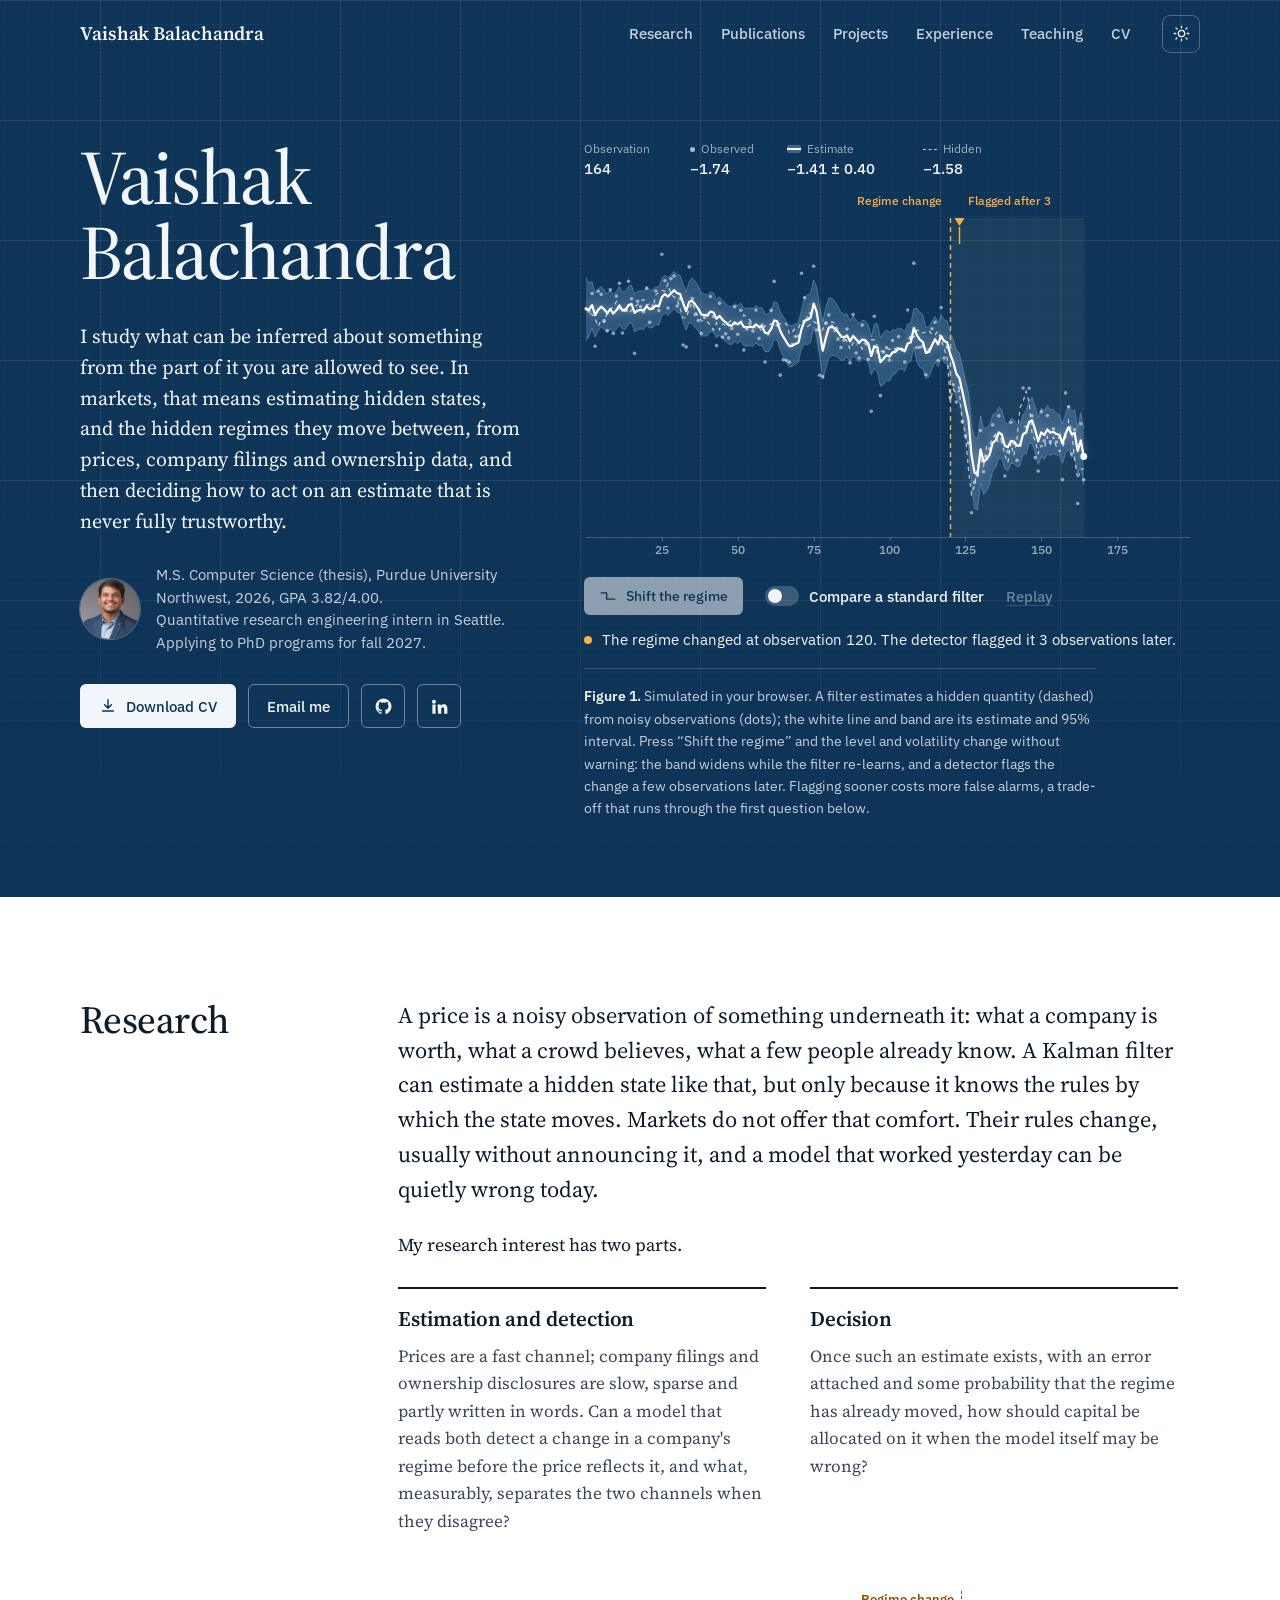
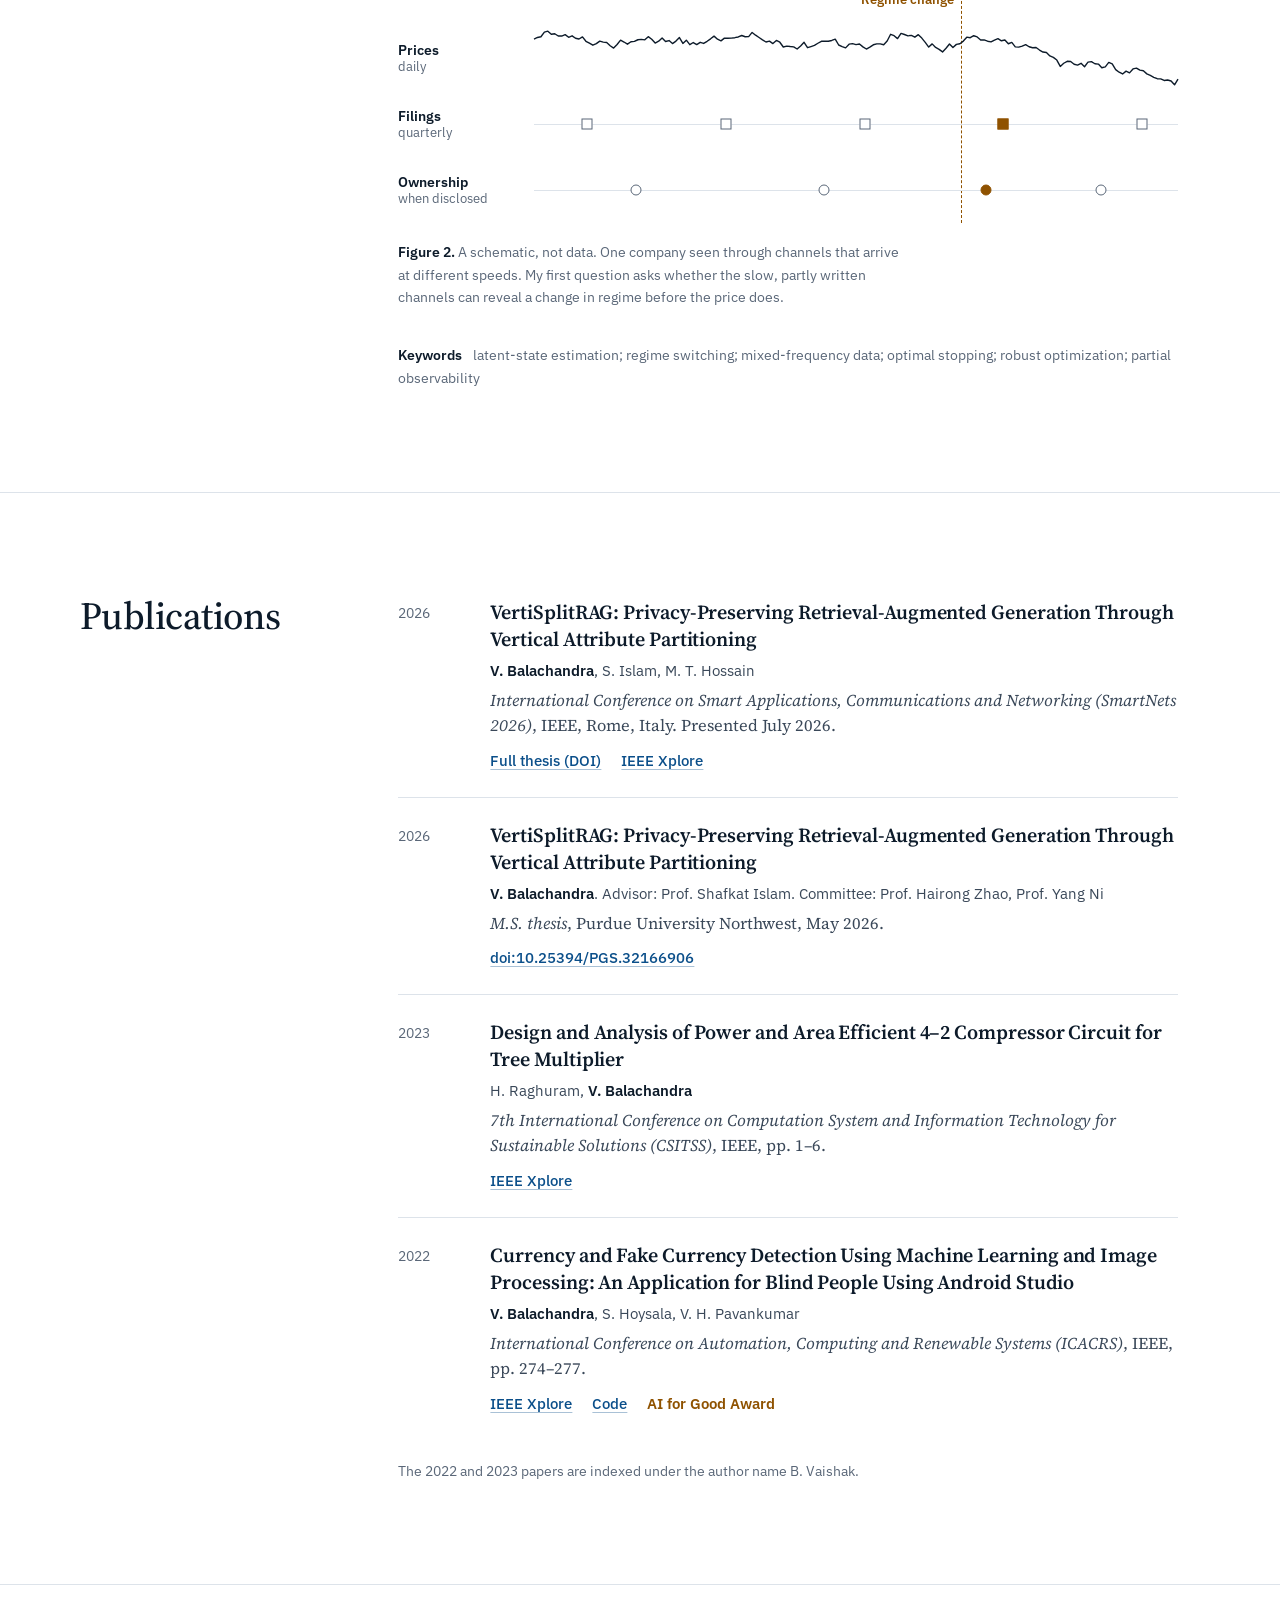
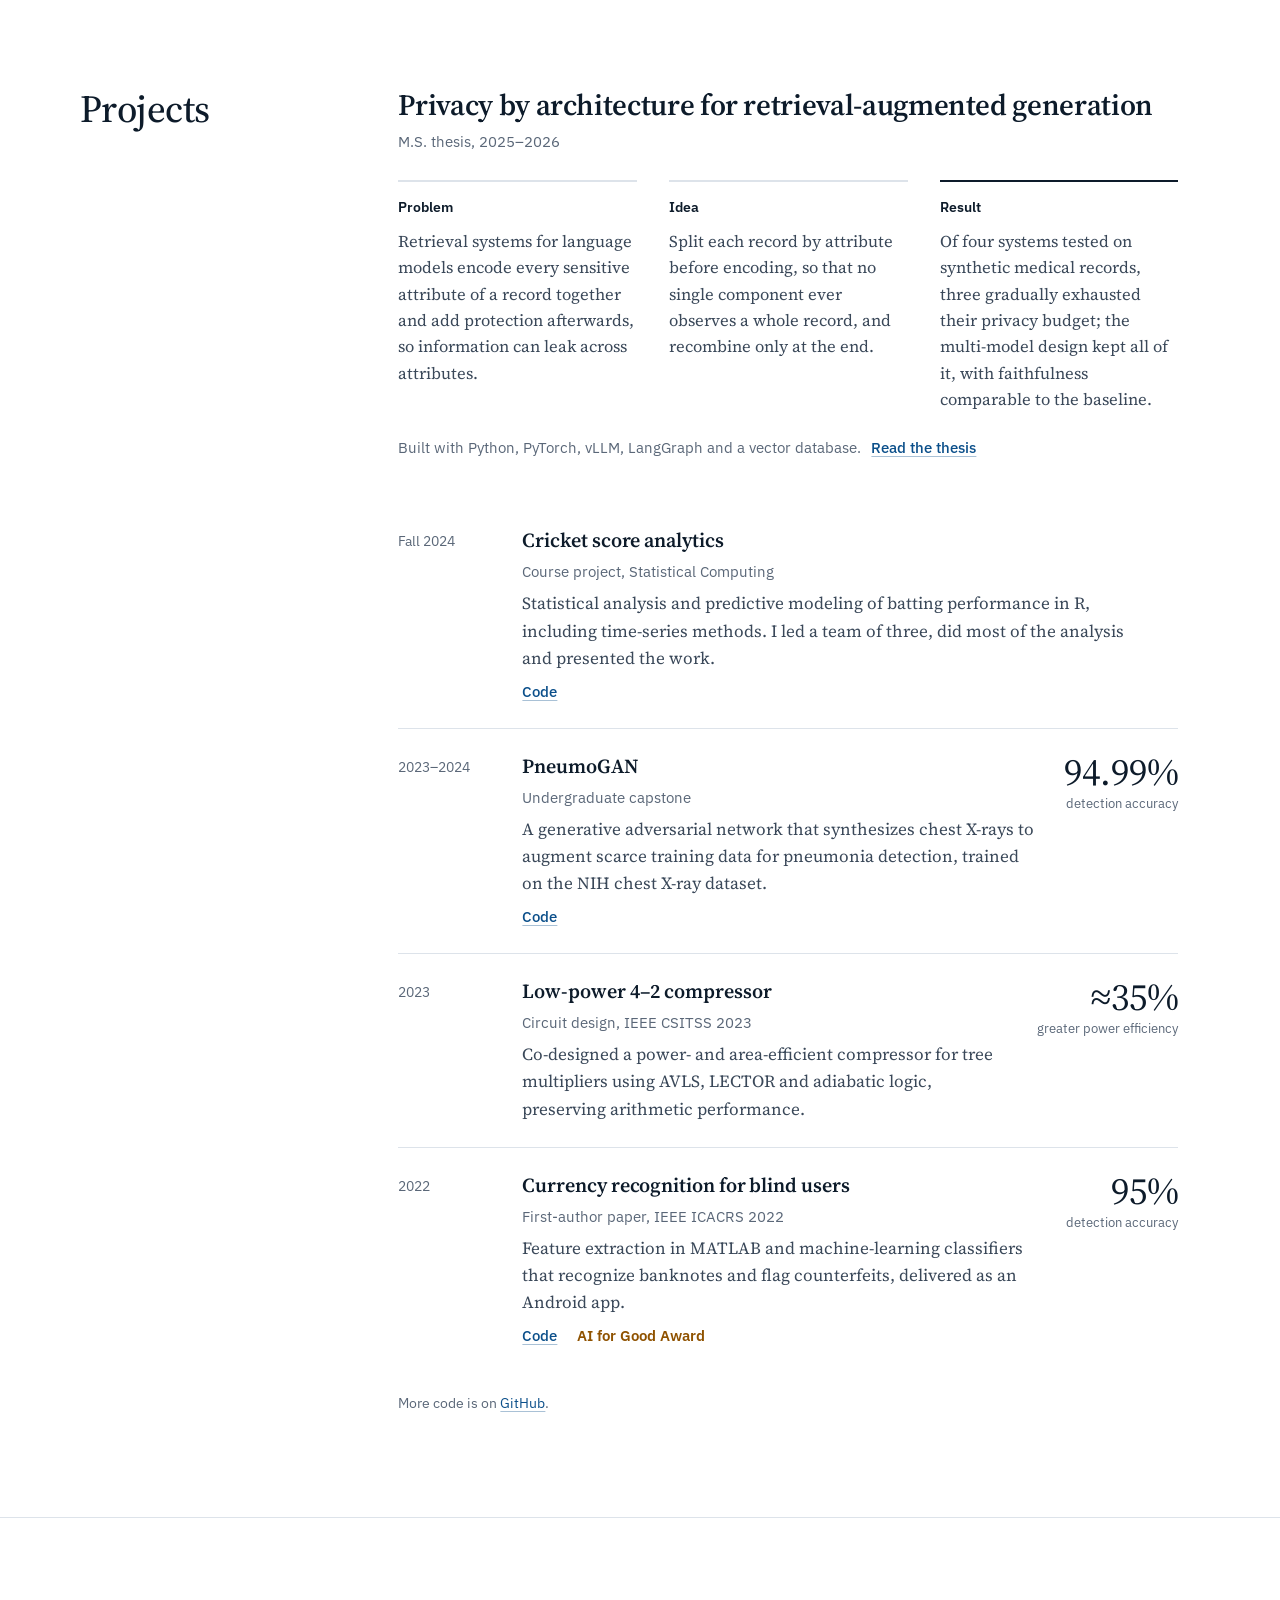
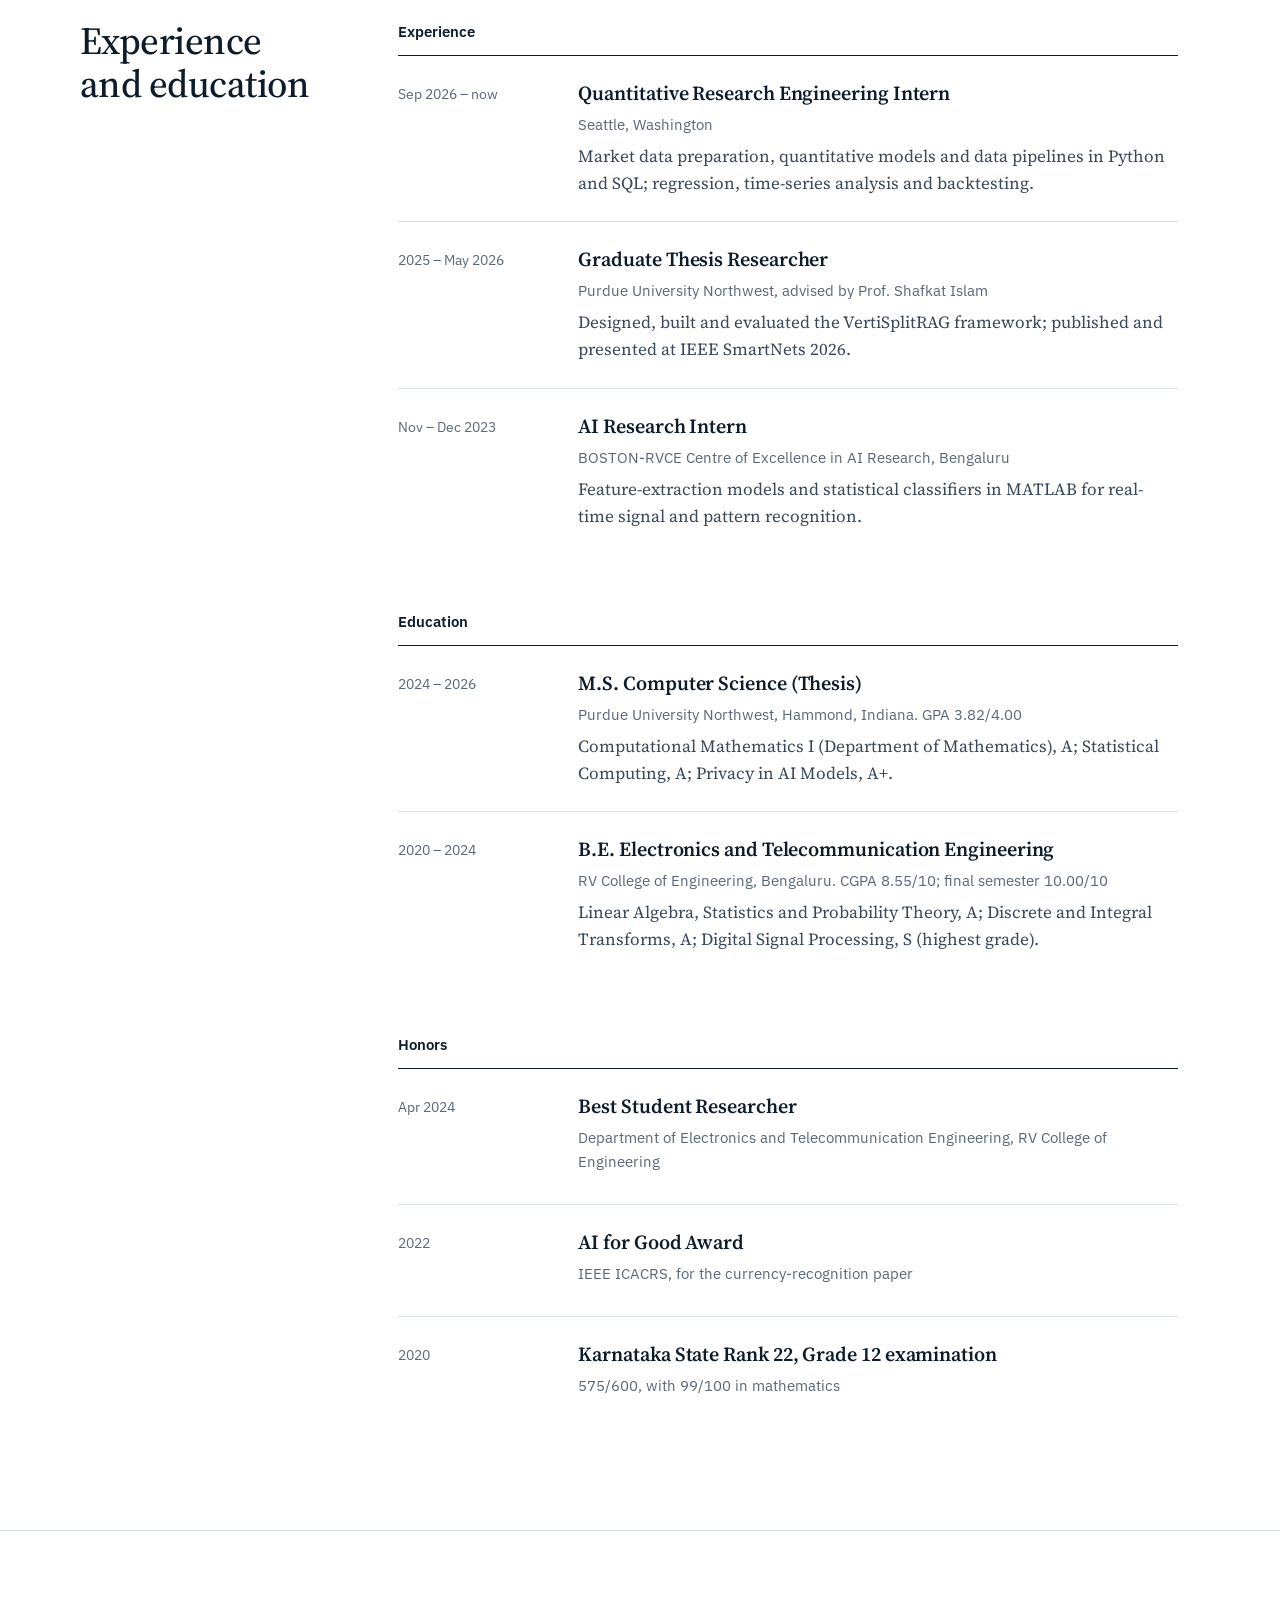
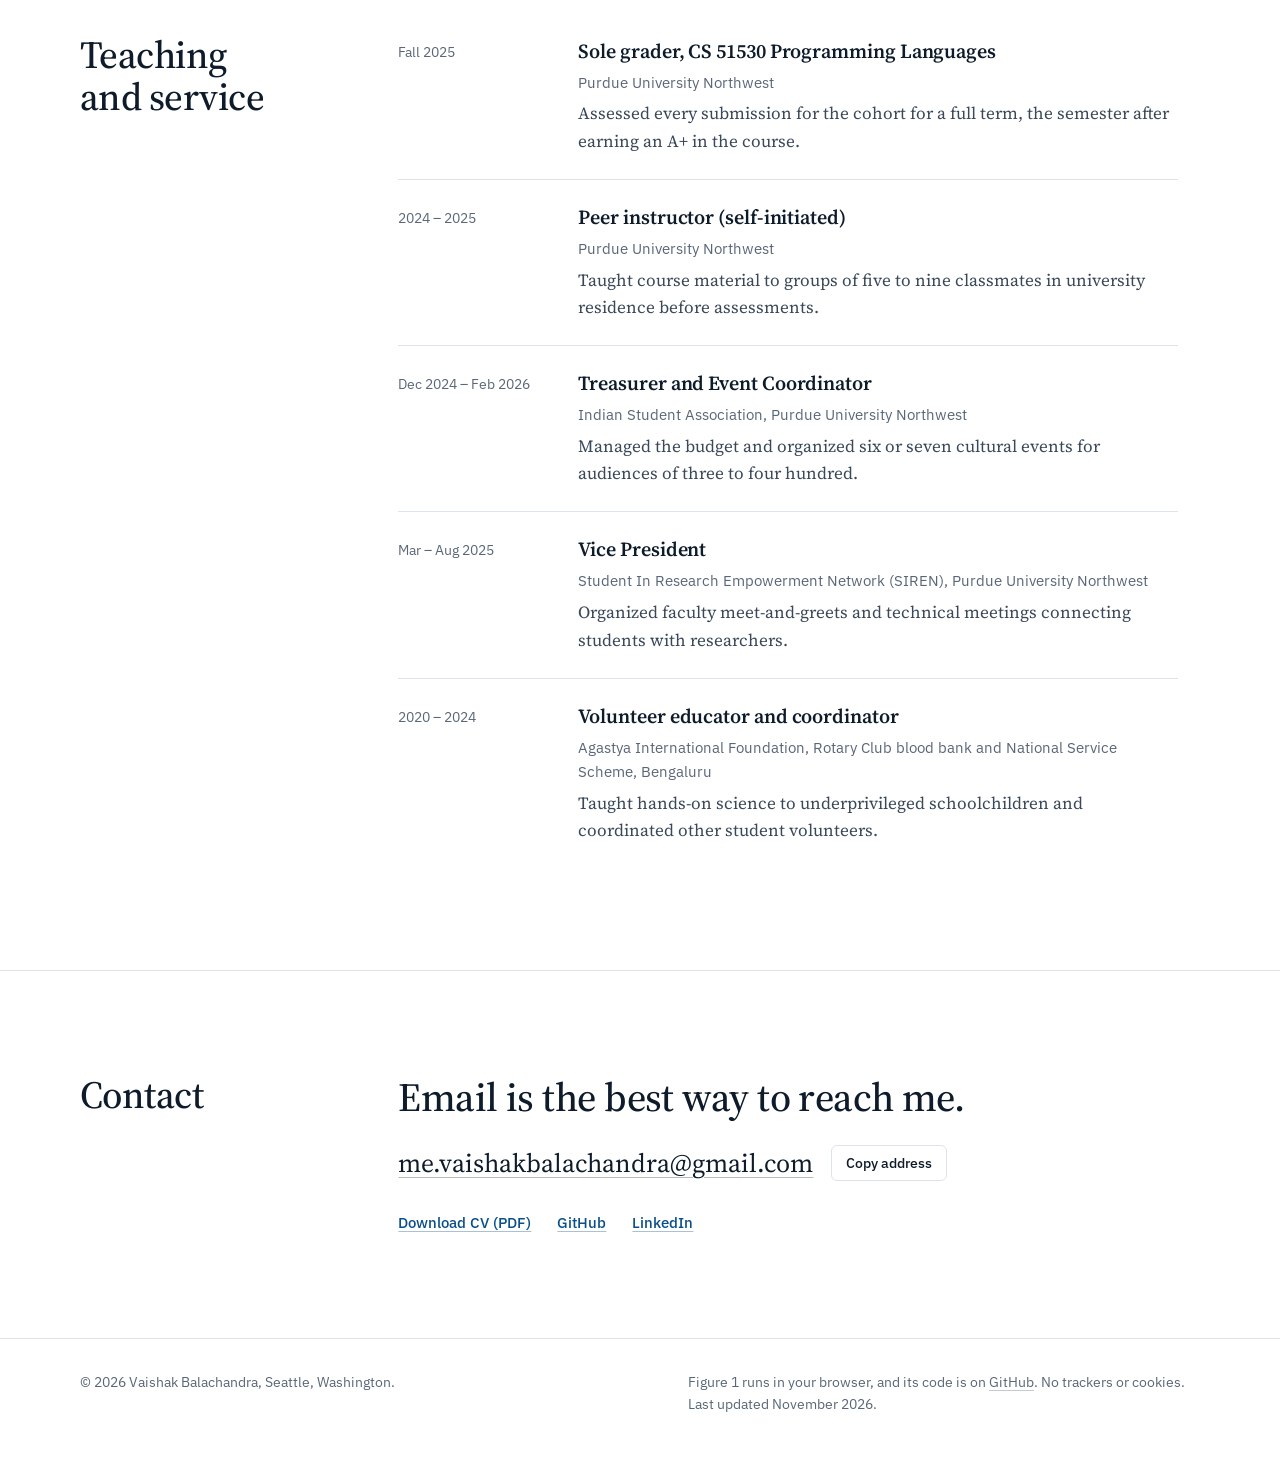
<file: index.html>
<!doctype html>
<html lang="en">
<head>
<meta charset="utf-8">
<meta name="viewport" content="width=device-width, initial-scale=1">
<title>Vaishak Balachandra</title>
<meta name="description" content="Vaishak Balachandra studies how to estimate hidden states and hidden regimes from noisy financial data, and how to act on estimates that are never fully trustworthy. M.S. Computer Science (thesis), Purdue University Northwest; IEEE SmartNets 2026.">
<meta name="author" content="Vaishak Balachandra">
<link rel="canonical" href="https://vaishakbalachandra.github.io/">
<meta name="theme-color" content="#0e3557">

<meta property="og:type" content="profile">
<meta property="og:site_name" content="Vaishak Balachandra">
<meta property="og:title" content="Vaishak Balachandra">
<meta property="og:description" content="Estimating hidden states and hidden regimes from noisy financial data, and deciding how to act on estimates that are never fully trustworthy.">
<meta property="og:url" content="https://vaishakbalachandra.github.io/">
<meta property="og:image" content="https://vaishakbalachandra.github.io/img/og-card.png">
<meta property="og:image:width" content="1200">
<meta property="og:image:height" content="630">
<meta property="og:image:alt" content="Vaishak Balachandra, with a chart of a filter tracking a hidden quantity through a regime change">
<meta property="profile:first_name" content="Vaishak">
<meta property="profile:last_name" content="Balachandra">
<meta name="twitter:card" content="summary_large_image">

<link rel="icon" href="assets/favicon.svg" type="image/svg+xml">
<link rel="apple-touch-icon" href="img/apple-touch-icon.png">
<link rel="preload" href="fonts/source-serif-4-latin-opsz-normal.woff2" as="font" type="font/woff2" crossorigin>
<link rel="preload" href="fonts/ibm-plex-sans-latin-400-normal.woff2" as="font" type="font/woff2" crossorigin>
<link rel="stylesheet" href="css/site.css?v=2">
<script>
  // Apply a saved theme before the first paint, so the page does not flash.
  (function () {
    try {
      var t = localStorage.getItem("theme");
      if (t === "light" || t === "dark") document.documentElement.setAttribute("data-theme", t);
    } catch (e) {}
  })();
</script>
<script type="application/ld+json">
{
  "@context": "https://schema.org",
  "@type": "Person",
  "name": "Vaishak Balachandra",
  "url": "https://vaishakbalachandra.github.io/",
  "image": "https://vaishakbalachandra.github.io/img/vaishak.jpg",
  "jobTitle": "Quantitative Research Engineering Intern",
  "address": { "@type": "PostalAddress", "addressLocality": "Seattle", "addressRegion": "WA", "addressCountry": "US" },
  "alumniOf": [
    { "@type": "CollegeOrUniversity", "name": "Purdue University Northwest" },
    { "@type": "CollegeOrUniversity", "name": "RV College of Engineering" }
  ],
  "knowsAbout": ["State-space models", "Kalman filtering", "Regime switching", "Change detection", "Time series", "Robust optimization", "Quantitative finance", "Privacy-preserving machine learning"],
  "sameAs": [
    "https://github.com/vaishakbalachandra",
    "https://www.linkedin.com/in/vaishakbalachandra/"
  ]
}
</script>
</head>
<body>
<a class="skip" href="#main">Skip to content</a>

<header class="masthead">
  <nav class="wrap nav" aria-label="Main">
    <a class="brand" href="#top">Vaishak Balachandra</a>
    <ul class="nav-links" id="nav-links">
      <li><a href="#research">Research</a></li>
      <li><a href="#publications">Publications</a></li>
      <li><a href="#projects">Projects</a></li>
      <li><a href="#experience">Experience</a></li>
      <li><a href="#teaching">Teaching</a></li>
      <li><a href="cv/Vaishak_Balachandra_CV.pdf">CV</a></li>
    </ul>
    <div class="nav-actions">
      <button class="icon-btn theme-toggle" type="button" aria-label="Switch between light and dark theme">
        <svg class="sun" viewBox="0 0 24 24" fill="none" stroke="currentColor" stroke-width="1.6" stroke-linecap="round" aria-hidden="true"><circle cx="12" cy="12" r="4"/><path d="M12 2.8v2M12 19.2v2M4.9 4.9l1.4 1.4M17.7 17.7l1.4 1.4M2.8 12h2M19.2 12h2M4.9 19.1l1.4-1.4M17.7 6.3l1.4-1.4"/></svg>
        <svg class="moon" viewBox="0 0 24 24" fill="none" stroke="currentColor" stroke-width="1.6" stroke-linecap="round" stroke-linejoin="round" aria-hidden="true"><path d="M20.2 14.4A8.2 8.2 0 0 1 9.6 3.8a8.2 8.2 0 1 0 10.6 10.6z"/></svg>
      </button>
      <button class="icon-btn menu-btn" type="button" aria-label="Open menu" aria-controls="nav-links" aria-expanded="false">
        <svg class="bars" viewBox="0 0 24 24" fill="none" stroke="currentColor" stroke-width="1.6" stroke-linecap="round" aria-hidden="true"><path d="M4 8h16M4 16h16"/></svg>
        <svg class="close" viewBox="0 0 24 24" fill="none" stroke="currentColor" stroke-width="1.6" stroke-linecap="round" aria-hidden="true"><path d="M6 6l12 12M18 6L6 18"/></svg>
      </button>
    </div>
  </nav>
</header>

<main id="main">
  <section class="hero" id="top">
    <div class="wrap hero-grid">
      <h1 class="hero-name">Vaishak Balachandra</h1>

      <div class="hero-text">
        <p class="lede">I study what can be inferred about something from the part of it you are allowed to see. In markets, that means estimating hidden states, and the hidden regimes they move between, from prices, company filings and ownership data, and then deciding how to act on an estimate that is never fully trustworthy.</p>
        <div class="byline">
          <picture>
            <source srcset="img/vaishak.webp" type="image/webp">
            <img class="portrait" src="img/vaishak.jpg" alt="Vaishak Balachandra" width="640" height="799">
          </picture>
          <p>M.S. Computer Science (thesis), Purdue University Northwest, 2026, GPA&nbsp;3.82/4.00.<br>
          Quantitative research engineering intern in Seattle. Applying to PhD programs for fall&nbsp;2027.</p>
        </div>
        <div class="hero-actions">
          <a class="btn btn-solid" href="cv/Vaishak_Balachandra_CV.pdf">
            <svg viewBox="0 0 20 20" fill="none" stroke="currentColor" stroke-width="1.6" stroke-linecap="round" stroke-linejoin="round" aria-hidden="true"><path d="M10 3v9.5m0 0L6.2 8.7M10 12.5l3.8-3.8M4 15.5h12"/></svg>
            Download CV
          </a>
          <a class="btn btn-line" href="#contact" data-user="me.vaishakbalachandra" data-domain="gmail.com">Email me</a>
          <a class="btn btn-line btn-icon" href="https://github.com/vaishakbalachandra" rel="me" aria-label="GitHub" title="GitHub">
            <svg viewBox="0 0 24 24" fill="currentColor" aria-hidden="true"><path d="M12 2a10 10 0 0 0-3.16 19.49c.5.09.68-.22.68-.48v-1.7c-2.78.6-3.37-1.34-3.37-1.34-.46-1.16-1.11-1.47-1.11-1.47-.91-.62.07-.6.07-.6 1 .07 1.53 1.03 1.53 1.03.9 1.52 2.34 1.08 2.91.83.09-.65.35-1.08.63-1.33-2.22-.25-4.55-1.11-4.55-4.94 0-1.09.39-1.98 1.03-2.68-.1-.25-.45-1.27.1-2.65 0 0 .84-.27 2.75 1.02a9.56 9.56 0 0 1 5 0c1.91-1.29 2.75-1.02 2.75-1.02.55 1.38.2 2.4.1 2.65.64.7 1.03 1.59 1.03 2.68 0 3.84-2.34 4.68-4.57 4.93.36.31.68.92.68 1.86v2.75c0 .27.18.58.69.48A10 10 0 0 0 12 2z"/></svg>
          </a>
          <a class="btn btn-line btn-icon" href="https://www.linkedin.com/in/vaishakbalachandra/" rel="me" aria-label="LinkedIn" title="LinkedIn">
            <svg viewBox="0 0 24 24" fill="currentColor" aria-hidden="true"><path d="M4.98 3.5a2.5 2.5 0 1 1 0 5 2.5 2.5 0 0 1 0-5zM3 9.5h4V21H3zM9.5 9.5h3.8v1.6h.06c.53-1 1.83-2.06 3.77-2.06 4.03 0 4.77 2.65 4.77 6.1V21h-4v-5.2c0-1.24-.02-2.84-1.73-2.84-1.74 0-2 1.35-2 2.75V21h-4z"/></svg>
          </a>
        </div>
      </div>

      <figure class="instrument" data-kf aria-labelledby="fig1-cap">
        <dl class="readout" aria-hidden="true">
          <div><dt>Observation</dt><dd data-k="t">199</dd></div>
          <div><dt><i class="key key-obs"></i>Observed</dt><dd data-k="y">&nbsp;</dd></div>
          <div class="wide"><dt><i class="key key-est"></i>Estimate</dt><dd data-k="m">&nbsp;</dd></div>
          <div><dt><i class="key key-truth"></i>Hidden</dt><dd data-k="x">&nbsp;</dd></div>
          <div class="std off" data-std><dt><i class="key key-std"></i>Standard</dt><dd data-k="s">&nbsp;</dd></div>
        </dl>
        <div class="plot">
          <canvas role="img" aria-label="Simulated chart. Noisy observations of a hidden quantity, the hidden quantity as a dashed line, and a filter's estimate with its 95 percent band. The level drops and becomes more volatile at observation 120; the band widens while the filter re-learns, and a detector flags the change a few observations later."></canvas>
        </div>
        <div class="controls">
          <button class="btn btn-solid btn-sm" type="button" data-action="shift">
            <svg viewBox="0 0 20 20" fill="none" stroke="currentColor" stroke-width="1.6" stroke-linecap="round" stroke-linejoin="round" aria-hidden="true"><path d="M2.5 6.5h6v7h9"/></svg>
            Shift the regime
          </button>
          <button class="switch" type="button" data-action="compare" aria-pressed="false">
            <span class="switch-track" aria-hidden="true"><span class="switch-thumb"></span></span>
            Compare a standard filter
          </button>
          <button class="text-btn" type="button" data-action="reset">Replay</button>
        </div>
        <p class="status" data-status role="status"></p>
        <figcaption id="fig1-cap"><b>Figure 1.</b> Simulated in your browser. A filter estimates a hidden quantity (dashed) from noisy observations (dots); the white line and band are its estimate and 95% interval. Press “Shift the regime” and the level and volatility change without warning: the band widens while the filter re-learns, and a detector flags the change a few observations later. Flagging sooner costs more false alarms, a trade-off that runs through the first question below.</figcaption>
      </figure>
    </div>
  </section>

  <section class="section" id="research" aria-labelledby="h-research">
    <div class="wrap grid">
      <h2 class="section-title" id="h-research">Research</h2>
      <div class="section-body">
        <p class="lead">A price is a noisy observation of something underneath it: what a company is worth, what a crowd believes, what a few people already know. A Kalman filter can estimate a hidden state like that, but only because it knows the rules by which the state moves. Markets do not offer that comfort. Their rules change, usually without announcing it, and a model that worked yesterday can be quietly wrong today.</p>
        <p>My research interest has two parts.</p>
        <div class="questions">
          <div class="question">
            <h3>Estimation and detection</h3>
            <p>Prices are a fast channel; company filings and ownership disclosures are slow, sparse and partly written in words. Can a model that reads both detect a change in a company's regime before the price reflects it, and what, measurably, separates the two channels when they disagree?</p>
          </div>
          <div class="question">
            <h3>Decision</h3>
            <p>Once such an estimate exists, with an error attached and some probability that the regime has already moved, how should capital be allocated on it when the model itself may be wrong?</p>
          </div>
        </div>

        <figure class="diagram" aria-labelledby="fig2-cap">
          <div class="channels" role="img" aria-label="Schematic with three rows over time: prices every trading day, filings every quarter, ownership disclosures at irregular times. A dashed line marks a change in the company's regime. The first filing and the first ownership disclosure after it are highlighted, and the price line only starts to fall some time later.">
            <span class="ch-change" style="--x:0.663" aria-hidden="true"><span>Regime change</span></span>
            <p class="ch-name">Prices<span>daily</span></p>
            <div class="ch-track">
              <svg viewBox="0 0 558 64" preserveAspectRatio="none" aria-hidden="true" focusable="false"><polyline points="0,13.6 3,12.1 6,11.4 9,6.9 12,6.0 15,9.0 18,8.5 21,10.7 24,10.7 27,9.3 30,11.9 33,10.5 36,12.9 39,13.6 42,11.5 45,15.8 48,17.6 51,19.6 54,18.1 57,15.6 60,16.6 63,17.0 66,20.1 69,22.4 72,18.9 75,14.7 78,16.5 81,18.6 84,16.2 87,15.9 90,14.3 93,13.9 96,14.4 99,11.3 102,13.8 105,17.5 108,15.7 111,12.5 114,16.0 117,15.1 120,18.0 123,15.6 126,12.2 129,17.9 132,14.7 135,19.1 138,17.0 141,19.0 144,16.8 147,17.9 150,15.8 153,13.4 156,10.8 159,13.8 162,15.4 165,12.7 168,12.9 171,12.7 174,12.3 177,11.6 180,10.2 183,11.4 186,11.3 189,7.2 192,9.9 195,12.1 198,14.4 201,16.5 204,15.7 207,18.0 210,15.0 213,16.7 216,21.3 219,20.5 222,20.9 225,21.2 228,23.3 231,20.4 234,16.8 237,22.0 240,20.9 243,19.8 246,17.7 249,15.8 252,15.7 255,15.8 258,15.0 261,13.7 264,19.4 267,21.0 270,22.2 273,18.6 276,18.1 279,19.0 282,18.4 285,21.2 288,23.3 291,21.5 294,19.2 297,18.3 300,18.3 303,19.1 306,15.5 309,9.0 312,10.4 315,13.2 318,8.1 321,9.2 324,10.5 327,10.1 330,11.8 333,9.4 336,12.7 339,16.8 342,21.4 345,18.3 348,21.8 351,23.6 354,26.1 357,22.5 360,18.4 363,21.9 366,18.8 369,18.2 372,15.6 375,11.8 378,12.3 381,10.4 384,11.6 387,14.5 390,14.5 393,15.7 396,16.4 399,14.6 402,13.3 405,15.3 408,14.5 411,18.2 414,16.9 417,21.2 420,21.5 423,20.5 426,19.0 429,21.1 432,22.1 435,21.8 438,24.3 441,26.2 444,26.7 447,30.0 450,31.4 453,34.0 456,40.2 459,37.1 462,35.2 465,35.4 468,38.1 471,38.9 474,37.1 477,40.5 480,36.0 483,35.5 486,37.6 489,37.9 492,41.5 495,40.6 498,36.3 501,37.8 504,43.3 507,45.8 510,47.5 513,44.7 516,46.4 519,42.6 522,41.8 525,43.8 528,44.4 531,47.4 534,48.9 537,50.7 540,52.1 543,52.2 546,53.8 549,53.3 552,54.3 555,58.0 558,52.4"/></svg>
            </div>
            <p class="ch-name">Filings<span>quarterly</span></p>
            <div class="ch-track ch-axis">
              <i class="mk sq" style="--x:0.082"></i><i class="mk sq" style="--x:0.297"></i><i class="mk sq" style="--x:0.513"></i><i class="mk sq hot" style="--x:0.728"></i><i class="mk sq" style="--x:0.943"></i>
            </div>
            <p class="ch-name">Ownership<span>when disclosed</span></p>
            <div class="ch-track ch-axis">
              <i class="mk dot" style="--x:0.158"></i><i class="mk dot" style="--x:0.45"></i><i class="mk dot hot" style="--x:0.701"></i><i class="mk dot" style="--x:0.88"></i>
            </div>
          </div>
          <figcaption id="fig2-cap"><b>Figure 2.</b> A schematic, not data. One company seen through channels that arrive at different speeds. My first question asks whether the slow, partly written channels can reveal a change in regime before the price does.</figcaption>
        </figure>

        <p class="keywords"><b>Keywords</b> latent-state estimation; regime switching; mixed-frequency data; optimal stopping; robust optimization; partial observability</p>
      </div>
    </div>
  </section>

  <section class="section" id="publications" aria-labelledby="h-pubs">
    <div class="wrap grid">
      <h2 class="section-title" id="h-pubs">Publications</h2>
      <div class="section-body">
        <ol class="entries pubs">
          <li class="entry">
            <p class="entry-when">2026</p>
            <div>
              <h3 class="entry-title">VertiSplitRAG: Privacy-Preserving Retrieval-Augmented Generation Through Vertical Attribute Partitioning</h3>
              <p class="entry-authors"><b>V. Balachandra</b>, S. Islam, M. T. Hossain</p>
              <p class="entry-venue"><i>International Conference on Smart Applications, Communications and Networking (SmartNets 2026)</i>, IEEE, Rome, Italy. Presented July 2026.</p>
              <p class="entry-links"><a href="https://doi.org/10.25394/PGS.32166906">Full thesis (DOI)</a><a href="https://ieeexplore.ieee.org/search/searchresult.jsp?queryText=VertiSplitRAG">IEEE Xplore</a></p>
            </div>
          </li>
          <li class="entry">
            <p class="entry-when">2026</p>
            <div>
              <h3 class="entry-title">VertiSplitRAG: Privacy-Preserving Retrieval-Augmented Generation Through Vertical Attribute Partitioning</h3>
              <p class="entry-authors"><b>V. Balachandra</b>. Advisor: Prof. Shafkat Islam. Committee: Prof. Hairong Zhao, Prof. Yang Ni</p>
              <p class="entry-venue"><i>M.S. thesis</i>, Purdue University Northwest, May 2026.</p>
              <p class="entry-links"><a href="https://doi.org/10.25394/PGS.32166906">doi:10.25394/PGS.32166906</a></p>
            </div>
          </li>
          <li class="entry">
            <p class="entry-when">2023</p>
            <div>
              <h3 class="entry-title">Design and Analysis of Power and Area Efficient 4–2 Compressor Circuit for Tree Multiplier</h3>
              <p class="entry-authors">H. Raghuram, <b>V. Balachandra</b></p>
              <p class="entry-venue"><i>7th International Conference on Computation System and Information Technology for Sustainable Solutions (CSITSS)</i>, IEEE, pp. 1–6.</p>
              <p class="entry-links"><a href="https://ieeexplore.ieee.org/search/searchresult.jsp?queryText=Power%20and%20Area%20Efficient%204-2%20Compressor%20Circuit%20for%20Tree%20Multiplier">IEEE Xplore</a></p>
            </div>
          </li>
          <li class="entry">
            <p class="entry-when">2022</p>
            <div>
              <h3 class="entry-title">Currency and Fake Currency Detection Using Machine Learning and Image Processing: An Application for Blind People Using Android Studio</h3>
              <p class="entry-authors"><b>V. Balachandra</b>, S. Hoysala, V. H. Pavankumar</p>
              <p class="entry-venue"><i>International Conference on Automation, Computing and Renewable Systems (ICACRS)</i>, IEEE, pp. 274–277.</p>
              <p class="entry-links"><a href="https://ieeexplore.ieee.org/search/searchresult.jsp?queryText=Currency%20and%20Fake%20Currency%20Detection%20Blind%20People%20Android%20Studio">IEEE Xplore</a><a href="https://github.com/vaishakbalachandra/Currency-and-Fake-Currency-Detection">Code</a><span class="award">AI for Good Award</span></p>
            </div>
          </li>
        </ol>
        <p class="note">The 2022 and 2023 papers are indexed under the author name B. Vaishak.</p>
      </div>
    </div>
  </section>

  <section class="section" id="projects" aria-labelledby="h-projects">
    <div class="wrap grid">
      <h2 class="section-title" id="h-projects">Projects</h2>
      <div class="section-body">
        <article class="feature">
          <h3 class="feature-title">Privacy by architecture for retrieval-augmented generation</h3>
          <p class="feature-meta">M.S. thesis, 2025–2026</p>
          <div class="pir">
            <div><h4>Problem</h4><p>Retrieval systems for language models encode every sensitive attribute of a record together and add protection afterwards, so information can leak across attributes.</p></div>
            <div><h4>Idea</h4><p>Split each record by attribute before encoding, so that no single component ever observes a whole record, and recombine only at the end.</p></div>
            <div><h4>Result</h4><p>Of four systems tested on synthetic medical records, three gradually exhausted their privacy budget; the multi-model design kept all of it, with faithfulness comparable to the baseline.</p></div>
          </div>
          <p class="feature-foot">Built with Python, PyTorch, vLLM, LangGraph and a vector database. <a href="https://doi.org/10.25394/PGS.32166906">Read the thesis</a></p>
        </article>

        <ol class="entries projects">
          <li class="entry">
            <p class="entry-when">Fall 2024</p>
            <div>
              <h3 class="entry-title">Cricket score analytics</h3>
              <p class="entry-meta">Course project, Statistical Computing</p>
              <p class="entry-text">Statistical analysis and predictive modeling of batting performance in R, including time-series methods. I led a team of three, did most of the analysis and presented the work.</p>
              <p class="entry-links"><a href="https://github.com/vaishakbalachandra/Cricket-Analytics-Batting-Performance-Analysis-Prediction">Code</a></p>
            </div>
          </li>
          <li class="entry">
            <p class="entry-when">2023–2024</p>
            <div>
              <h3 class="entry-title">PneumoGAN</h3>
              <p class="entry-meta">Undergraduate capstone</p>
              <p class="entry-text">A generative adversarial network that synthesizes chest X-rays to augment scarce training data for pneumonia detection, trained on the NIH chest X-ray dataset.</p>
              <p class="entry-links"><a href="https://github.com/vaishakbalachandra/PneumoGAN">Code</a></p>
            </div>
            <p class="entry-figure"><strong>94.99%</strong> detection accuracy</p>
          </li>
          <li class="entry">
            <p class="entry-when">2023</p>
            <div>
              <h3 class="entry-title">Low-power 4–2 compressor</h3>
              <p class="entry-meta">Circuit design, IEEE CSITSS 2023</p>
              <p class="entry-text">Co-designed a power- and area-efficient compressor for tree multipliers using AVLS, LECTOR and adiabatic logic, preserving arithmetic performance.</p>
            </div>
            <p class="entry-figure"><strong>≈35%</strong> greater power efficiency</p>
          </li>
          <li class="entry">
            <p class="entry-when">2022</p>
            <div>
              <h3 class="entry-title">Currency recognition for blind users</h3>
              <p class="entry-meta">First-author paper, IEEE ICACRS 2022</p>
              <p class="entry-text">Feature extraction in MATLAB and machine-learning classifiers that recognize banknotes and flag counterfeits, delivered as an Android app.</p>
              <p class="entry-links"><a href="https://github.com/vaishakbalachandra/Currency-and-Fake-Currency-Detection">Code</a><span class="award">AI for Good Award</span></p>
            </div>
            <p class="entry-figure"><strong>95%</strong> detection accuracy</p>
          </li>
        </ol>
        <p class="note">More code is on <a href="https://github.com/vaishakbalachandra">GitHub</a>.</p>
      </div>
    </div>
  </section>

  <section class="section" id="experience" aria-labelledby="h-exp">
    <div class="wrap grid">
      <h2 class="section-title" id="h-exp">Experience and education</h2>
      <div class="section-body">
        <h3 class="group">Experience</h3>
        <ol class="entries">
          <li class="entry">
            <p class="entry-when">Sep 2026 – now</p>
            <div>
              <h4 class="entry-title">Quantitative Research Engineering Intern</h4>
              <p class="entry-meta">Seattle, Washington</p>
              <p class="entry-text">Market data preparation, quantitative models and data pipelines in Python and SQL; regression, time-series analysis and backtesting.</p>
            </div>
          </li>
          <li class="entry">
            <p class="entry-when">2025 – May 2026</p>
            <div>
              <h4 class="entry-title">Graduate Thesis Researcher</h4>
              <p class="entry-meta">Purdue University Northwest, advised by Prof. Shafkat Islam</p>
              <p class="entry-text">Designed, built and evaluated the VertiSplitRAG framework; published and presented at IEEE SmartNets 2026.</p>
            </div>
          </li>
          <li class="entry">
            <p class="entry-when">Nov – Dec 2023</p>
            <div>
              <h4 class="entry-title">AI Research Intern</h4>
              <p class="entry-meta">BOSTON-RVCE Centre of Excellence in AI Research, Bengaluru</p>
              <p class="entry-text">Feature-extraction models and statistical classifiers in MATLAB for real-time signal and pattern recognition.</p>
            </div>
          </li>
        </ol>

        <h3 class="group">Education</h3>
        <ol class="entries">
          <li class="entry">
            <p class="entry-when">2024 – 2026</p>
            <div>
              <h4 class="entry-title">M.S. Computer Science (Thesis)</h4>
              <p class="entry-meta">Purdue University Northwest, Hammond, Indiana. GPA 3.82/4.00</p>
              <p class="entry-text">Computational Mathematics I (Department of Mathematics), A; Statistical Computing, A; Privacy in AI Models, A+.</p>
            </div>
          </li>
          <li class="entry">
            <p class="entry-when">2020 – 2024</p>
            <div>
              <h4 class="entry-title">B.E. Electronics and Telecommunication Engineering</h4>
              <p class="entry-meta">RV College of Engineering, Bengaluru. CGPA 8.55/10; final semester 10.00/10</p>
              <p class="entry-text">Linear Algebra, Statistics and Probability Theory, A; Discrete and Integral Transforms, A; Digital Signal Processing, S (highest grade).</p>
            </div>
          </li>
        </ol>

        <h3 class="group">Honors</h3>
        <ol class="entries">
          <li class="entry">
            <p class="entry-when">Apr 2024</p>
            <div>
              <h4 class="entry-title">Best Student Researcher</h4>
              <p class="entry-meta">Department of Electronics and Telecommunication Engineering, RV College of Engineering</p>
            </div>
          </li>
          <li class="entry">
            <p class="entry-when">2022</p>
            <div>
              <h4 class="entry-title">AI for Good Award</h4>
              <p class="entry-meta">IEEE ICACRS, for the currency-recognition paper</p>
            </div>
          </li>
          <li class="entry">
            <p class="entry-when">2020</p>
            <div>
              <h4 class="entry-title">Karnataka State Rank 22, Grade 12 examination</h4>
              <p class="entry-meta">575/600, with 99/100 in mathematics</p>
            </div>
          </li>
        </ol>
      </div>
    </div>
  </section>

  <section class="section" id="teaching" aria-labelledby="h-teach">
    <div class="wrap grid">
      <h2 class="section-title" id="h-teach">Teaching and service</h2>
      <div class="section-body">
        <ol class="entries">
          <li class="entry">
            <p class="entry-when">Fall 2025</p>
            <div>
              <h3 class="entry-title">Sole grader, CS 51530 Programming Languages</h3>
              <p class="entry-meta">Purdue University Northwest</p>
              <p class="entry-text">Assessed every submission for the cohort for a full term, the semester after earning an A+ in the course.</p>
            </div>
          </li>
          <li class="entry">
            <p class="entry-when">2024 – 2025</p>
            <div>
              <h3 class="entry-title">Peer instructor (self-initiated)</h3>
              <p class="entry-meta">Purdue University Northwest</p>
              <p class="entry-text">Taught course material to groups of five to nine classmates in university residence before assessments.</p>
            </div>
          </li>
          <li class="entry">
            <p class="entry-when">Dec 2024 – Feb 2026</p>
            <div>
              <h3 class="entry-title">Treasurer and Event Coordinator</h3>
              <p class="entry-meta">Indian Student Association, Purdue University Northwest</p>
              <p class="entry-text">Managed the budget and organized six or seven cultural events for audiences of three to four hundred.</p>
            </div>
          </li>
          <li class="entry">
            <p class="entry-when">Mar – Aug 2025</p>
            <div>
              <h3 class="entry-title">Vice President</h3>
              <p class="entry-meta">Student In Research Empowerment Network (SIREN), Purdue University Northwest</p>
              <p class="entry-text">Organized faculty meet-and-greets and technical meetings connecting students with researchers.</p>
            </div>
          </li>
          <li class="entry">
            <p class="entry-when">2020 – 2024</p>
            <div>
              <h3 class="entry-title">Volunteer educator and coordinator</h3>
              <p class="entry-meta">Agastya International Foundation, Rotary Club blood bank and National Service Scheme, Bengaluru</p>
              <p class="entry-text">Taught hands-on science to underprivileged schoolchildren and coordinated other student volunteers.</p>
            </div>
          </li>
        </ol>
      </div>
    </div>
  </section>

  <section class="section contact" id="contact" aria-labelledby="h-contact">
    <div class="wrap grid">
      <h2 class="section-title" id="h-contact">Contact</h2>
      <div class="section-body">
        <p class="contact-line">Email is the best way to reach me.</p>
        <p class="contact-email">
          <a class="email" href="#contact" data-user="me.vaishakbalachandra" data-domain="gmail.com" data-show>me.vaishakbalachandra [at] gmail [dot] com</a>
          <button class="copy" type="button" data-copy>Copy address</button>
        </p>
        <p class="contact-links"><a href="cv/Vaishak_Balachandra_CV.pdf">Download CV (PDF)</a><a href="https://github.com/vaishakbalachandra" rel="me">GitHub</a><a href="https://www.linkedin.com/in/vaishakbalachandra/" rel="me">LinkedIn</a></p>
      </div>
    </div>
  </section>
</main>

<footer class="site-footer">
  <div class="wrap footer-grid">
    <p>© <span id="year">2026</span> Vaishak Balachandra, Seattle, Washington.</p>
    <p>Figure 1 runs in your browser, and its code is on <a href="https://github.com/vaishakbalachandra/vaishakbalachandra.github.io">GitHub</a>. No trackers or cookies. Last updated November 2026.</p>
  </div>
</footer>

<script src="js/site.js?v=2" defer></script>
<script src="js/figure.js?v=2" defer></script>
</body>
</html>
</file>
<file: css/site.css>
/* Vaishak Balachandra: personal site.
   White paper for reading, one cyanotype-blue field for the live figure.
   Type: Source Serif 4 (reading and display, variable optical size) and
   IBM Plex Sans (interface, data and captions). */

/* ---------- Fonts (self-hosted, SIL Open Font License) ---------- */
@font-face {
  font-family: "Source Serif 4";
  src: url("../fonts/source-serif-4-latin-opsz-normal.woff2") format("woff2");
  font-weight: 200 900; font-style: normal; font-display: swap;
}
@font-face {
  font-family: "Source Serif 4";
  src: url("../fonts/source-serif-4-latin-wght-italic.woff2") format("woff2");
  font-weight: 200 900; font-style: italic; font-display: swap;
}
@font-face { font-family: "IBM Plex Sans"; src: url("../fonts/ibm-plex-sans-latin-400-normal.woff2") format("woff2"); font-weight: 400; font-style: normal; font-display: swap; }
@font-face { font-family: "IBM Plex Sans"; src: url("../fonts/ibm-plex-sans-latin-500-normal.woff2") format("woff2"); font-weight: 500; font-style: normal; font-display: swap; }
@font-face { font-family: "IBM Plex Sans"; src: url("../fonts/ibm-plex-sans-latin-600-normal.woff2") format("woff2"); font-weight: 600; font-style: normal; font-display: swap; }

/* ---------- Tokens ---------- */
:root {
  color-scheme: light;
  --paper: #ffffff;
  --paper-2: #f4f6f8;
  --ink: #0d1b2a;
  --ink-2: #3a4859;
  --ink-3: #5a6778;
  --rule: #dde3ea;
  --link: #0b4f8a;
  --amber-ink: #8f5200;
  --focus: #0b4f8a;

  --field: #0e3557;
  --on-field: #f2f6fa;
  --on-field-2: rgba(242, 246, 250, 0.8);
  --on-field-3: rgba(242, 246, 250, 0.64);
  --field-rule: rgba(242, 246, 250, 0.18);
  --grid-major: rgba(242, 246, 250, 0.065);
  --grid-minor: rgba(242, 246, 250, 0.03);

  --serif: "Source Serif 4", "Iowan Old Style", "Palatino Linotype", Palatino, Georgia, serif;
  --sans: "IBM Plex Sans", "Helvetica Neue", Helvetica, Arial, sans-serif;
  --wrap: 1200px;
  --gutter: clamp(20px, 4vw, 40px);
  --head: 68px;
}
@media (prefers-color-scheme: dark) {
  :root:not([data-theme="light"]) {
    color-scheme: dark;
    --paper: #07111c;
    --paper-2: #0c1826;
    --ink: #e6edf5;
    --ink-2: #b3c0cf;
    --ink-3: #8b99ab;
    --rule: #1b2a3a;
    --link: #8cc4ff;
    --amber-ink: #f2b35b;
    --focus: #8cc4ff;
    --field: #0b2b48;
  }
}
:root[data-theme="dark"] {
  color-scheme: dark;
  --paper: #07111c;
  --paper-2: #0c1826;
  --ink: #e6edf5;
  --ink-2: #b3c0cf;
  --ink-3: #8b99ab;
  --rule: #1b2a3a;
  --link: #8cc4ff;
  --amber-ink: #f2b35b;
  --focus: #8cc4ff;
  --field: #0b2b48;
}

/* ---------- Base ---------- */
*, *::before, *::after { box-sizing: border-box; }
html { -webkit-text-size-adjust: 100%; text-size-adjust: 100%; scroll-behavior: smooth; scroll-padding-top: calc(var(--head) + 16px); }
@media (prefers-reduced-motion: reduce) { html { scroll-behavior: auto; } }
body {
  margin: 0;
  background: var(--paper);
  color: var(--ink);
  font-family: var(--serif);
  font-size: 18px;
  line-height: 1.65;
  font-optical-sizing: auto;
  text-rendering: optimizeLegibility;
  -webkit-font-smoothing: antialiased;
  -moz-osx-font-smoothing: grayscale;
}
img, svg, canvas { display: block; max-width: 100%; }
h1, h2, h3, h4 { margin: 0; font-weight: 600; }
p { margin: 0 0 1em; }
a { color: var(--link); text-decoration-line: underline; text-decoration-thickness: 1px; text-underline-offset: 0.2em; text-decoration-color: color-mix(in srgb, currentColor 35%, transparent); transition: text-decoration-color .15s ease; }
a:hover { text-decoration-color: currentColor; }
:focus-visible { outline: 2px solid var(--focus); outline-offset: 3px; border-radius: 3px; }
::selection { background: rgba(244, 176, 74, 0.32); }
.wrap { max-width: var(--wrap); margin: 0 auto; padding: 0 var(--gutter); }
.skip { position: absolute; left: -9999px; top: 8px; z-index: 100; background: var(--paper); color: var(--ink); padding: 8px 14px; border-radius: 6px; font-family: var(--sans); font-size: 14px; }
.skip:focus { left: 8px; }

/* ---------- Masthead ---------- */
.masthead {
  position: fixed; inset: 0 0 auto 0; z-index: 50; height: var(--head);
  color: var(--on-field);
  border-bottom: 1px solid transparent;
  transition: background-color .25s ease, color .25s ease, border-color .25s ease;
}
.masthead.is-solid, .masthead.menu-open {
  background: color-mix(in srgb, var(--paper) 90%, transparent);
  -webkit-backdrop-filter: saturate(1.4) blur(14px);
  backdrop-filter: saturate(1.4) blur(14px);
  color: var(--ink);
  border-bottom-color: var(--rule);
}
.nav { display: flex; align-items: center; gap: 32px; height: 100%; }
.brand { font-family: var(--serif); font-size: 19px; font-weight: 600; letter-spacing: -0.005em; color: inherit; text-decoration: none; margin-right: auto; }
.nav-links { display: flex; gap: 28px; list-style: none; margin: 0; padding: 0; font-family: var(--sans); font-size: 14.5px; font-weight: 500; }
.nav-links a { position: relative; color: inherit; text-decoration: none; opacity: .8; transition: opacity .15s ease; }
.nav-links a:hover, .nav-links a.active { opacity: 1; }
.nav-links a.active::after { content: ""; position: absolute; left: 0; right: 0; bottom: -6px; height: 1.5px; background: currentColor; }
.nav-actions { display: flex; gap: 8px; }
.icon-btn {
  display: inline-grid; place-items: center; width: 38px; height: 38px; border-radius: 8px;
  border: 1px solid color-mix(in srgb, currentColor 28%, transparent); background: transparent; color: inherit; cursor: pointer;
  transition: border-color .15s ease, background-color .15s ease;
}
.icon-btn:hover { border-color: color-mix(in srgb, currentColor 60%, transparent); }
.icon-btn svg { width: 19px; height: 19px; }
.theme-toggle .moon { display: none; }
:root[data-theme="dark"] .theme-toggle .sun { display: none; }
:root[data-theme="dark"] .theme-toggle .moon { display: block; }
@media (prefers-color-scheme: dark) {
  :root:not([data-theme="light"]) .theme-toggle .sun { display: none; }
  :root:not([data-theme="light"]) .theme-toggle .moon { display: block; }
}
.menu-btn { display: none; }
.menu-btn .close { display: none; }
.menu-btn[aria-expanded="true"] .bars { display: none; }
.menu-btn[aria-expanded="true"] .close { display: block; }

/* ---------- Hero: the cyanotype field ---------- */
.hero {
  position: relative; isolation: isolate; overflow: hidden;
  background: var(--field); color: var(--on-field);
  padding: calc(var(--head) + clamp(40px, 6vw, 72px)) 0 clamp(48px, 6vw, 80px);
}
.hero::before {
  content: ""; position: absolute; inset: 0; z-index: -1; pointer-events: none;
  background-image:
    linear-gradient(var(--grid-major) 1px, transparent 1px),
    linear-gradient(90deg, var(--grid-major) 1px, transparent 1px),
    linear-gradient(var(--grid-minor) 1px, transparent 1px),
    linear-gradient(90deg, var(--grid-minor) 1px, transparent 1px);
  background-size: 120px 120px, 120px 120px, 24px 24px, 24px 24px;
  background-position: center top;
  -webkit-mask-image: linear-gradient(180deg, #000 55%, transparent);
  mask-image: linear-gradient(180deg, #000 55%, transparent);
}
.hero a:not(.btn) { color: var(--on-field); }
.hero :focus-visible { outline-color: var(--on-field); }
.hero-grid {
  display: grid;
  grid-template-columns: minmax(0, 5fr) minmax(0, 7fr);
  grid-template-areas: "name figure" "text figure";
  grid-template-rows: auto 1fr;
  column-gap: clamp(36px, 5vw, 80px);
}
.hero-name {
  grid-area: name;
  font-family: var(--serif); font-weight: 500;
  font-size: clamp(46px, 6vw, 82px); line-height: 0.98; letter-spacing: -0.024em;
  margin: 0 0 clamp(20px, 2.4vw, 32px);
  text-wrap: balance;
}
.hero-text { grid-area: text; }
.lede { font-size: clamp(19px, 1.55vw, 21.5px); line-height: 1.55; margin: 0 0 28px; max-width: 34em; color: var(--on-field); }
.byline { display: flex; gap: 16px; align-items: center; margin: 0 0 30px; }
.byline picture { flex: none; }
.portrait { width: 60px; height: 60px; max-width: none; flex: none; border-radius: 50%; object-fit: cover; object-position: 50% 20%; box-shadow: 0 0 0 1px rgba(242, 246, 250, 0.3); }
.byline p { margin: 0; font-family: var(--sans); font-size: 14.5px; line-height: 1.55; color: var(--on-field-2); }
.hero-actions { display: flex; flex-wrap: wrap; align-items: center; gap: 12px; }

/* Buttons */
.btn {
  display: inline-flex; align-items: center; gap: 9px; height: 44px; padding: 0 18px;
  border-radius: 6px; border: 1px solid transparent;
  font-family: var(--sans); font-size: 15px; font-weight: 500; line-height: 1; text-decoration: none; white-space: nowrap; cursor: pointer;
  transition: background-color .15s ease, border-color .15s ease, color .15s ease, opacity .15s ease;
}
.btn svg { width: 18px; height: 18px; flex: none; }
.btn-solid { background: var(--on-field); color: var(--field); }
.btn-solid:hover { background: #ffffff; }
.btn-line { border-color: rgba(242, 246, 250, 0.42); color: var(--on-field); background: transparent; }
.btn-line:hover { border-color: var(--on-field); background: rgba(242, 246, 250, 0.06); }
.btn-icon { width: 44px; padding: 0; justify-content: center; }
.btn-icon svg { width: 19px; height: 19px; }
.btn-sm { height: 38px; padding: 0 14px; font-size: 14px; }
.btn:disabled { opacity: .55; cursor: default; }

/* ---------- Figure 1: the instrument ---------- */
.instrument {
  grid-area: figure; margin: 0; min-width: 0;
  --fig-ink: #f2f6fa;
  --fig-faint: rgba(242, 246, 250, 0.62);
  --fig-rule: rgba(242, 246, 250, 0.22);
  --fig-obs: rgba(242, 246, 250, 0.55);
  --fig-truth: rgba(242, 246, 250, 0.74);
  --fig-band: rgba(150, 196, 242, 0.24);
  --fig-band-edge: rgba(150, 196, 242, 0.45);
  --fig-est: #ffffff;
  --fig-glow: rgba(255, 255, 255, 0.4);
  --fig-std: #7ee0c3;
  --fig-amber: #f4b04a;
  --fig-amber-fill: rgba(242, 246, 250, 0.05);
  --fig-font: 500 12px "IBM Plex Sans", "Helvetica Neue", Arial, sans-serif;
}
.readout {
  display: flex; flex-wrap: wrap; gap: 6px 22px; margin: 0 0 6px; min-height: 44px;
  font-family: var(--sans); font-size: 15px; font-variant-numeric: tabular-nums;
}
.readout div { min-width: 5em; }
.readout div:first-child { min-width: 5.6em; }
.readout div.wide { min-width: 7.6em; }
.readout .std.off { visibility: hidden; }
.readout dt { font-size: 12px; color: var(--on-field-3); display: flex; align-items: center; gap: 6px; line-height: 1.5; }
.readout dd { margin: 0; font-size: 15px; font-weight: 500; color: var(--on-field); line-height: 1.4; white-space: nowrap; }
.key { display: inline-block; flex: none; }
.key-obs { width: 5px; height: 5px; border-radius: 50%; background: rgba(242, 246, 250, 0.7); }
.key-est { width: 14px; height: 8px; border-radius: 2px; background: linear-gradient(transparent 3px, #fff 3px, #fff 5px, transparent 5px), rgba(150, 196, 242, 0.35); }
.key-truth { width: 14px; height: 0; border-top: 1.5px dashed rgba(242, 246, 250, 0.8); }
.key-std { width: 14px; height: 0; border-top: 2px dotted var(--fig-std); }
.plot canvas { width: 100%; height: clamp(270px, 29vw, 400px); touch-action: pan-y; cursor: crosshair; }
.controls { display: flex; flex-wrap: wrap; align-items: center; gap: 12px 22px; margin-top: 16px; font-family: var(--sans); }
.switch {
  display: inline-flex; align-items: center; gap: 10px; padding: 6px 0;
  background: none; border: 0; color: var(--on-field); cursor: pointer;
  font-family: var(--sans); font-size: 14.5px; font-weight: 500;
}
.switch-track { position: relative; width: 34px; height: 20px; border-radius: 999px; background: rgba(242, 246, 250, 0.2); transition: background-color .2s ease; }
.switch-thumb { position: absolute; top: 3px; left: 3px; width: 14px; height: 14px; border-radius: 50%; background: var(--on-field); transition: transform .2s ease, background-color .2s ease; }
.switch[aria-pressed="true"] .switch-track { background: var(--fig-std); }
.switch[aria-pressed="true"] .switch-thumb { transform: translateX(14px); background: var(--field); }
.text-btn { background: none; border: 0; padding: 6px 0; color: var(--on-field-2); font-family: var(--sans); font-size: 14.5px; font-weight: 500; cursor: pointer; text-decoration: underline; text-decoration-color: rgba(242, 246, 250, 0.35); text-underline-offset: 0.2em; }
.text-btn:hover { color: var(--on-field); text-decoration-color: currentColor; }
.text-btn:disabled { opacity: .5; cursor: default; }
.status {
  display: flex; gap: 10px; align-items: baseline; margin: 14px 0 0; min-height: 1.6em;
  font-family: var(--sans); font-size: 14.5px; line-height: 1.5; color: var(--on-field);
}
.status::before { content: ""; flex: none; width: 8px; height: 8px; border-radius: 50%; background: var(--fig-amber); transform: translateY(-1px); }
.status:empty::before { display: none; }
.instrument figcaption {
  margin-top: 16px; padding-top: 16px; border-top: 1px solid var(--field-rule);
  font-family: var(--sans); font-size: 14px; line-height: 1.6; color: var(--on-field-2); max-width: 64ch;
}
.instrument figcaption b { color: var(--on-field); font-weight: 600; }

/* ---------- Sections ---------- */
.section { padding: clamp(64px, 8vw, 112px) 0; border-top: 1px solid var(--rule); }
.hero + .section { border-top: 0; }
.grid { display: grid; grid-template-columns: minmax(0, 3fr) minmax(0, 9fr); column-gap: clamp(24px, 4vw, 64px); }
.section-title {
  font-family: var(--serif); font-weight: 500; font-size: clamp(30px, 3vw, 40px); line-height: 1.1; letter-spacing: -0.014em;
  position: sticky; top: calc(var(--head) + 28px); align-self: start; margin: 0 0 28px;
  text-wrap: balance;
}
.section-body { max-width: 780px; min-width: 0; }
.lead { font-size: clamp(20px, 1.75vw, 23px); line-height: 1.55; margin: 0 0 1em; }

.questions { display: grid; grid-template-columns: 1fr 1fr; gap: 28px 44px; margin: 28px 0 0; }
.question { border-top: 2px solid var(--ink); padding-top: 16px; }
.question h3 { font-size: 21px; line-height: 1.3; margin: 0 0 10px; letter-spacing: -0.004em; }
.question p { font-size: 17px; line-height: 1.62; color: var(--ink-2); margin: 0; }

/* Figure 2: channels */
.diagram { margin: 56px 0 0; }
.channels { position: relative; display: grid; grid-template-columns: 8.5rem minmax(0, 1fr); align-items: center; padding-top: 34px; }
.ch-name { margin: 0; font-family: var(--sans); font-size: 14px; font-weight: 600; line-height: 1.3; color: var(--ink); }
.ch-name span { display: block; font-size: 13px; font-weight: 400; color: var(--ink-3); }
.ch-track { position: relative; height: 66px; }
.ch-track svg { position: absolute; inset: 0; width: 100%; height: 100%; overflow: visible; }
.ch-track polyline { fill: none; stroke: var(--ink); stroke-width: 1.4; stroke-linejoin: round; vector-effect: non-scaling-stroke; }
.ch-axis::before { content: ""; position: absolute; left: 0; right: 0; top: 50%; border-top: 1px solid var(--rule); }
.mk { position: absolute; left: calc(var(--x) * 100%); top: 50%; width: 11px; height: 11px; transform: translate(-50%, -50%); border: 1.5px solid var(--ink-3); background: var(--paper); }
.mk.dot { border-radius: 50%; }
.mk.hot { background: var(--amber-ink); border-color: var(--amber-ink); }
.ch-change { position: absolute; top: 0; bottom: 0; left: calc(8.5rem + (100% - 8.5rem) * var(--x)); border-left: 1.5px dashed var(--amber-ink); }
.ch-change span { position: absolute; top: -2px; right: 8px; white-space: nowrap; font-family: var(--sans); font-size: 13px; font-weight: 600; color: var(--amber-ink); }
.diagram figcaption, .note { font-family: var(--sans); font-size: 14px; line-height: 1.6; color: var(--ink-3); max-width: 64ch; }
.diagram figcaption { margin-top: 18px; }
.diagram figcaption b { color: var(--ink); font-weight: 600; }
.keywords { margin: 36px 0 0; font-family: var(--sans); font-size: 14px; line-height: 1.6; color: var(--ink-3); }
.keywords b { color: var(--ink); font-weight: 600; margin-right: 8px; }

/* Entries: publications, projects, experience, teaching */
.entries { --when: 9.5rem; list-style: none; margin: 0; padding: 0; }
.entries.pubs { --when: 4rem; }
.entries.projects { --when: 6rem; }
.entry { display: grid; grid-template-columns: var(--when) minmax(0, 1fr); column-gap: 28px; padding: 24px 0; border-top: 1px solid var(--rule); }
.projects .entry { grid-template-columns: var(--when) minmax(0, 1fr) auto; }
.entry:first-child { border-top: 0; padding-top: 4px; }
.entry-when { margin: 0; padding-top: 3px; font-family: var(--sans); font-size: 14px; color: var(--ink-3); font-variant-numeric: tabular-nums; }
.entry-title { font-size: 20px; line-height: 1.35; letter-spacing: -0.004em; margin: 0 0 6px; }
.entry-authors { margin: 0 0 4px; font-family: var(--sans); font-size: 15px; color: var(--ink-2); }
.entry-authors b { color: var(--ink); font-weight: 600; }
.entry-venue { margin: 0 0 10px; font-size: 16.5px; line-height: 1.55; color: var(--ink-2); }
.entry-meta { margin: 0 0 6px; font-family: var(--sans); font-size: 14.5px; color: var(--ink-3); }
.entry-text { margin: 0 0 8px; font-size: 17px; line-height: 1.6; color: var(--ink-2); }
.entry-text:last-child { margin-bottom: 0; }
.entry-links { display: flex; flex-wrap: wrap; gap: 4px 20px; margin: 0; font-family: var(--sans); font-size: 14.5px; font-weight: 500; }
.award { color: var(--amber-ink); font-weight: 600; }
.entry-figure { margin: 0; text-align: right; font-family: var(--sans); font-size: 13px; line-height: 1.4; color: var(--ink-3); max-width: 9rem; }
.entry-figure strong { display: block; font-family: var(--serif); font-size: 38px; font-weight: 400; line-height: 1.05; letter-spacing: -0.02em; color: var(--ink); font-variant-numeric: tabular-nums; margin-bottom: 2px; }
.note { margin: 20px 0 0; }

.feature { margin: 0 0 56px; padding-bottom: 8px; }
.feature-title { font-size: clamp(24px, 2.3vw, 30px); line-height: 1.22; letter-spacing: -0.012em; margin: 0 0 6px; }
.feature-meta { margin: 0 0 26px; font-family: var(--sans); font-size: 14.5px; color: var(--ink-3); }
.pir { display: grid; grid-template-columns: repeat(3, minmax(0, 1fr)); gap: 24px 32px; margin: 0 0 22px; }
.pir h4 { font-family: var(--sans); font-size: 14px; font-weight: 600; margin: 0 0 10px; padding-top: 14px; border-top: 2px solid var(--rule); }
.pir div:last-child h4 { border-top-color: var(--ink); }
.pir p { margin: 0; font-size: 16.5px; line-height: 1.6; color: var(--ink-2); }
.feature-foot { margin: 0; font-family: var(--sans); font-size: 14.5px; color: var(--ink-3); }
.feature-foot a { font-weight: 500; margin-left: 6px; }

.group { font-family: var(--sans); font-size: 15px; font-weight: 600; color: var(--ink); margin: 56px 0 18px; padding-bottom: 10px; border-bottom: 1px solid var(--ink); }
.group:first-child { margin-top: 0; }
.group + .entries .entry:first-child { padding-top: 6px; }

/* Contact */
.contact-line { font-size: clamp(28px, 3.2vw, 40px); line-height: 1.15; font-weight: 500; letter-spacing: -0.014em; margin: 0 0 22px; }
.contact-email { display: flex; flex-wrap: wrap; align-items: center; gap: 12px 18px; margin: 0 0 26px; }
.email { font-family: var(--serif); font-size: clamp(20px, 2.1vw, 26px); color: var(--ink); text-decoration-color: color-mix(in srgb, var(--ink) 30%, transparent); overflow-wrap: anywhere; }
.copy {
  height: 36px; padding: 0 14px; border-radius: 6px; border: 1px solid var(--rule); background: var(--paper); color: var(--ink);
  font-family: var(--sans); font-size: 14px; font-weight: 500; cursor: pointer; transition: border-color .15s ease;
}
.copy:hover, .copy[data-done] { border-color: var(--ink); }
.contact-links { display: flex; flex-wrap: wrap; gap: 6px 26px; margin: 0; font-family: var(--sans); font-size: 15px; font-weight: 500; }

/* Footer */
.site-footer { border-top: 1px solid var(--rule); padding: 32px 0 48px; font-family: var(--sans); font-size: 14px; line-height: 1.6; color: var(--ink-3); }
.footer-grid { display: flex; flex-wrap: wrap; justify-content: space-between; gap: 8px 40px; }
.footer-grid p { margin: 0; max-width: 64ch; }
.site-footer a { color: inherit; }

/* Theme switch animation (where supported) */
::view-transition-old(root), ::view-transition-new(root) { animation: none; mix-blend-mode: normal; }

/* ---------- Responsive ---------- */
@media (max-width: 1080px) {
  .hero-grid { grid-template-columns: minmax(0, 1fr); grid-template-areas: "name" "text" "figure"; grid-template-rows: auto; }
  .lede { max-width: 38em; }
  .hero-text { margin-bottom: 48px; }
  .instrument figcaption { max-width: none; }
}
@media (max-width: 880px) {
  .menu-btn { display: inline-grid; }
  .nav-links {
    position: absolute; top: var(--head); left: 0; right: 0;
    flex-direction: column; gap: 0; padding: 6px var(--gutter) 16px;
    background: var(--paper); border-bottom: 1px solid var(--rule); color: var(--ink);
    display: none;
  }
  .nav-links.open { display: flex; }
  .nav-links a { display: block; padding: 12px 0; font-size: 16px; opacity: 1; border-bottom: 1px solid var(--rule); }
  .nav-links li:last-child a { border-bottom: 0; }
  .nav-links a.active::after { display: none; }
  .grid { grid-template-columns: minmax(0, 1fr); }
  .section-title { position: static; margin-bottom: 28px; }
}
@media (max-width: 680px) {
  .questions, .pir { grid-template-columns: minmax(0, 1fr); }
  .entry, .projects .entry { grid-template-columns: minmax(0, 1fr); row-gap: 2px; }
  .entry-when { padding-top: 0; }
  .entry-figure { text-align: left; max-width: none; margin-top: 12px; display: flex; align-items: baseline; gap: 10px; }
  .entry-figure strong { display: inline; font-size: 30px; margin: 0; }
  .channels { grid-template-columns: 6.2rem minmax(0, 1fr); }
  .ch-change { left: calc(6.2rem + (100% - 6.2rem) * var(--x)); }
  .ch-name { font-size: 13px; }
  .ch-name span { font-size: 12px; }
}
@media (max-width: 520px) {
  :root { --head: 60px; }
  body { font-size: 17px; }
  .brand { font-size: 17px; }
  .hero-name { font-size: 46px; }
  .byline { align-items: flex-start; }
  .portrait { width: 48px; height: 48px; }
  .hero-actions .btn:not(.btn-icon) { flex: 1 1 40%; justify-content: center; }
  .readout { gap: 4px 18px; }
  .readout div { min-width: 0; }
  .readout div.wide { min-width: 0; }
  .readout dd { font-size: 14px; }
  .controls { gap: 10px 18px; }
}

/* ---------- Motion preferences ---------- */
@media (prefers-reduced-motion: reduce) {
  *, *::before, *::after { transition: none !important; }
}

/* ---------- Print ---------- */
@media print {
  .masthead, .instrument, .skip, .copy { display: none !important; }
  .hero { background: none; color: #000; padding: 0 0 12px; }
  .hero::before { display: none; }
  .hero .byline p, .lede { color: #000; }
  .hero-grid { grid-template-columns: 1fr; grid-template-areas: "name" "text"; }
  .portrait { box-shadow: none; }
  .hero-actions { display: none; }
  .section { padding: 18px 0; border: 0; }
  .grid { grid-template-columns: 1fr; }
  .section-title { position: static; }
  body { background: #fff; color: #000; font-size: 11pt; }
  a { color: #000; }
}
</file>
